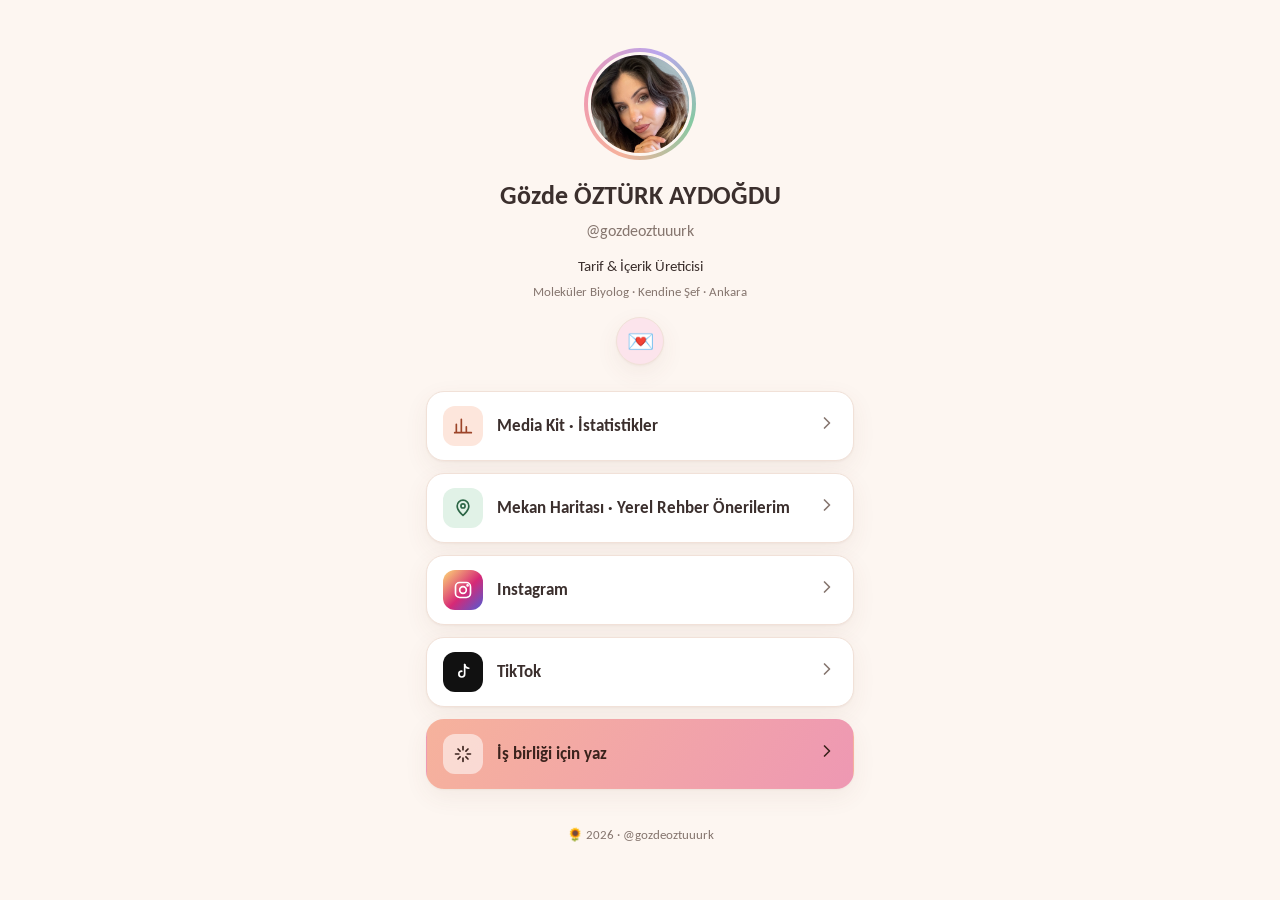
<file: index.html>
<!doctype html>
<html lang="tr" data-base=".">
<head>
  <meta charset="utf-8">
  <meta name="viewport" content="width=device-width, initial-scale=1">
  <title>Gözde ÖZTÜRK AYDOĞDU · @gozdeoztuuurk</title>
  <meta name="description" content="Tarif ve içerik üreticisi, moleküler biyolog. Media kit, mekan haritası ve iş birliği.">
  <meta property="og:title" content="Gözde ÖZTÜRK AYDOĞDU · @gozdeoztuuurk">
  <meta property="og:description" content="Tarif & İçerik Üreticisi · Moleküler Biyolog · Ankara">
  <meta property="og:image" content="assets/avatar.jpg">
  <meta name="theme-color" content="#fdf6f1">
  <link rel="icon" href="data:image/svg+xml,<svg xmlns='http://www.w3.org/2000/svg' viewBox='0 0 100 100'><text y='.9em' font-size='90'>🌻</text></svg>">
  <link rel="preconnect" href="https://fonts.googleapis.com">
  <link rel="preconnect" href="https://fonts.gstatic.com" crossorigin>
  <link href="https://fonts.googleapis.com/css2?family=Carlito:ital,wght@0,400;0,700;1,400&display=swap" rel="stylesheet">
  <link rel="stylesheet" href="assets/style.css?v=4">
</head>
<body>
  <main class="links-wrap">
    <header class="profile">
      <div class="avatar" id="avatar"><span></span></div>
      <h1 id="name">Gözde ÖZTÜRK AYDOĞDU</h1>
      <p class="handle" id="handle">@gozdeoztuuurk</p>
      <p class="tagline" id="tagline"></p>
      <p class="subline" id="subline"></p>
      <a class="mail-btn" id="mail" aria-label="E-posta gönder" title="E-posta gönder">💌</a>
    </header>
    <nav class="link-list" id="links" aria-label="Bağlantılar"></nav>
    <footer class="foot">🌻 <span id="year"></span> · <span id="foot-handle"></span></footer>
  </main>

  <script src="assets/common.js?v=4"></script>
  <script>
    (async () => {
      const { icons, esc } = Site;
      const site = await Site.json('site.json');

      Site.avatar(document.getElementById('avatar'), site);
      document.getElementById('name').textContent = site.name;
      document.getElementById('handle').textContent = '@' + site.handle;
      document.getElementById('tagline').textContent = site.tagline;
      document.getElementById('subline').textContent = site.subline;
      document.getElementById('year').textContent = new Date().getFullYear();
      document.getElementById('foot-handle').textContent = '@' + site.handle;
      document.getElementById('mail').href = `mailto:${site.email}`;

      const btn = ({ href, cls = '', chip, icon, title, sub, external }) => `
        <a class="link-btn ${cls}" href="${esc(href)}"${external ? ' target="_blank" rel="noopener"' : ''}>
          <span class="chip ${chip}">${icon}</span>
          <span class="txt"><span class="ttl">${esc(title)}</span>${sub ? `<span class="sub">${esc(sub)}</span>` : ''}</span>
          <span class="arr">${icons.arrow}</span>
        </a>`;

      // Order requested by Gözde: stats, map, socials, then the collab form last.
      const items = [
        { href: 'media-kit/', chip: 'sun', icon: icons.chart, title: 'Media Kit · İstatistikler' },
        { href: 'harita/', chip: 'leaf', icon: icons.pin, title: 'Mekan Haritası · Yerel Rehber Önerilerim' },
        ...site.socials.map((s) => ({
          href: s.url, external: true, chip: Site.platformChip[s.type] || 'plain',
          icon: icons[s.type] || icons.link, title: s.label,
        })),
        { href: 'is-birligi/', cls: 'primary', chip: '', icon: icons.spark, title: 'İş birliği için yaz' },
      ];
      document.getElementById('links').innerHTML = items.map(btn).join('');
    })();
  </script>
</body>
</html>
</file>
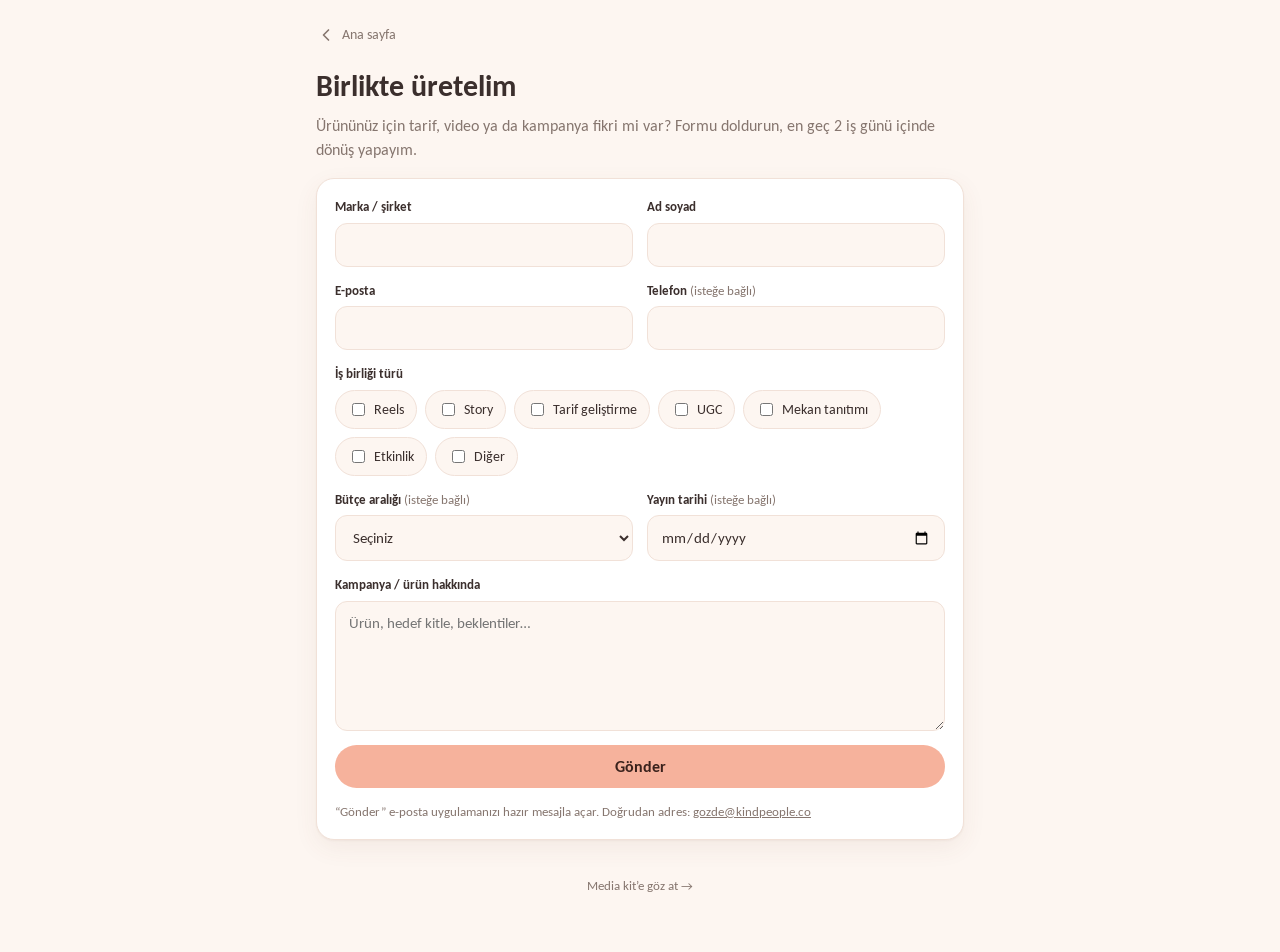
<file: is-birligi/index.html>
<!doctype html>
<html lang="tr" data-base="..">
<head>
  <meta charset="utf-8">
  <meta name="viewport" content="width=device-width, initial-scale=1">
  <title>İş Birliği · Gözde Öztürk Aydoğdu</title>
  <meta name="description" content="Markalar için iş birliği teklif formu: tarif geliştirme, Reels, story ve UGC.">
  <meta name="theme-color" content="#fdf6f1">
  <link rel="icon" href="data:image/svg+xml,<svg xmlns='http://www.w3.org/2000/svg' viewBox='0 0 100 100'><text y='.9em' font-size='90'>🌻</text></svg>">
  <link rel="preconnect" href="https://fonts.googleapis.com">
  <link rel="preconnect" href="https://fonts.gstatic.com" crossorigin>
  <link href="https://fonts.googleapis.com/css2?family=Carlito:ital,wght@0,400;0,700;1,400&display=swap" rel="stylesheet">
  <link rel="stylesheet" href="../assets/style.css?v=4">
</head>
<body>
  <main class="wrap" style="max-width:680px">
    <a class="back" href="../" id="back"></a>
    <header class="page-head">
      <h1>Birlikte üretelim</h1>
      <p>Ürününüz için tarif, video ya da kampanya fikri mi var? Formu doldurun, en geç 2 iş günü içinde dönüş yapayım.</p>
    </header>

    <div class="card" id="panel">
      <form class="form" id="form" novalidate>
        <div class="row">
          <div class="field">
            <label for="brand">Marka / şirket</label>
            <input id="brand" name="brand" required autocomplete="organization">
          </div>
          <div class="field">
            <label for="person">Ad soyad</label>
            <input id="person" name="person" required autocomplete="name">
          </div>
        </div>
        <div class="row">
          <div class="field">
            <label for="email">E-posta</label>
            <input id="email" name="email" type="email" required autocomplete="email">
          </div>
          <div class="field">
            <label for="phone">Telefon <span class="opt">(isteğe bağlı)</span></label>
            <input id="phone" name="phone" type="tel" autocomplete="tel">
          </div>
        </div>
        <div class="field">
          <label>İş birliği türü</label>
          <div class="types">
            <label><input type="checkbox" name="type" value="Reels"> Reels</label>
            <label><input type="checkbox" name="type" value="Story"> Story</label>
            <label><input type="checkbox" name="type" value="Tarif geliştirme"> Tarif geliştirme</label>
            <label><input type="checkbox" name="type" value="UGC"> UGC</label>
            <label><input type="checkbox" name="type" value="Mekan tanıtımı"> Mekan tanıtımı</label>
            <label><input type="checkbox" name="type" value="Etkinlik"> Etkinlik</label>
            <label><input type="checkbox" name="type" value="Diğer"> Diğer</label>
          </div>
        </div>
        <div class="row">
          <div class="field">
            <label for="budget">Bütçe aralığı <span class="opt">(isteğe bağlı)</span></label>
            <select id="budget" name="budget">
              <option value="">Seçiniz</option>
              <option>Ürün gönderimi / barter</option>
              <option>5.000 ₺ altı</option>
              <option>5.000 – 15.000 ₺</option>
              <option>15.000 – 30.000 ₺</option>
              <option>30.000 ₺ üzeri</option>
            </select>
          </div>
          <div class="field">
            <label for="date">Yayın tarihi <span class="opt">(isteğe bağlı)</span></label>
            <input id="date" name="date" type="date">
          </div>
        </div>
        <div class="field">
          <label for="message">Kampanya / ürün hakkında</label>
          <textarea id="message" name="message" required placeholder="Ürün, hedef kitle, beklentiler…"></textarea>
        </div>
        <p class="form-note" id="error" role="alert" style="color:var(--berry)" hidden></p>
        <button class="btn block" type="submit">Gönder</button>
        <p class="form-note" id="via"></p>
      </form>
    </div>
    <footer class="foot"><a href="../media-kit/">Media kit’e göz at →</a></footer>
  </main>

  <script src="../assets/common.js?v=4"></script>
  <script>
    (async () => {
      document.getElementById('back').innerHTML = `${Site.icons.back} Ana sayfa`;
      const site = await Site.json('site.json');
      const form = document.getElementById('form');
      const err = document.getElementById('error');
      // Without a form service the browser opens the visitor's mail app with the message filled in.
      document.getElementById('via').innerHTML = site.formEndpoint
        ? `Ya da doğrudan yazın: <a href="mailto:${Site.esc(site.email)}">${Site.esc(site.email)}</a>`
        : `“Gönder” e-posta uygulamanızı hazır mesajla açar. Doğrudan adres: <a href="mailto:${Site.esc(site.email)}">${Site.esc(site.email)}</a>`;

      form.addEventListener('submit', async (e) => {
        e.preventDefault();
        err.hidden = true;
        const fd = new FormData(form);
        const types = fd.getAll('type');
        const missing = ['brand', 'person', 'email', 'message'].filter((k) => !String(fd.get(k) || '').trim());
        if (missing.length || !form.email.checkValidity()) {
          err.textContent = missing.length ? 'Lütfen zorunlu alanları doldurun.' : 'E-posta adresi geçerli görünmüyor.';
          err.hidden = false;
          form[missing[0] || 'email'].focus();
          return;
        }
        const payload = {
          Marka: fd.get('brand'), 'Ad soyad': fd.get('person'), 'E-posta': fd.get('email'),
          Telefon: fd.get('phone') || '-', Tür: types.join(', ') || '-',
          Bütçe: fd.get('budget') || '-', 'Yayın tarihi': fd.get('date') || '-', Mesaj: fd.get('message'),
        };

        if (site.formEndpoint) {
          const btn = form.querySelector('button');
          btn.disabled = true; btn.textContent = 'Gönderiliyor…';
          try {
            const res = await fetch(site.formEndpoint, {
              method: 'POST', headers: { 'Content-Type': 'application/json', Accept: 'application/json' },
              body: JSON.stringify({ ...payload, _replyto: fd.get('email'), _subject: `İş birliği: ${fd.get('brand')}` }),
            });
            if (!res.ok) throw new Error();
          } catch {
            err.textContent = `Gönderilemedi. Lütfen ${site.email} adresine yazın.`;
            err.hidden = false; btn.disabled = false; btn.textContent = 'Gönder';
            return;
          }
        } else {
          const body = Object.entries(payload).map(([k, v]) => `${k}: ${v}`).join('\n');
          location.href = `mailto:${site.email}?subject=${encodeURIComponent(`İş birliği: ${fd.get('brand')}`)}&body=${encodeURIComponent(body)}`;
        }

        document.getElementById('panel').innerHTML = `
          <div class="success">
            <div style="font-size:40px">🌻</div>
            <h2>Teşekkürler!</h2>
            <p class="muted">${site.formEndpoint ? 'Mesajınız ulaştı, en kısa sürede dönüş yapacağım.' : 'E-posta uygulamanız açıldı; mesajı göndermeyi unutmayın.'}</p>
            <a class="btn ghost" href="../">Ana sayfaya dön</a>
          </div>`;
      });
    })();
  </script>
</body>
</html>
</file>
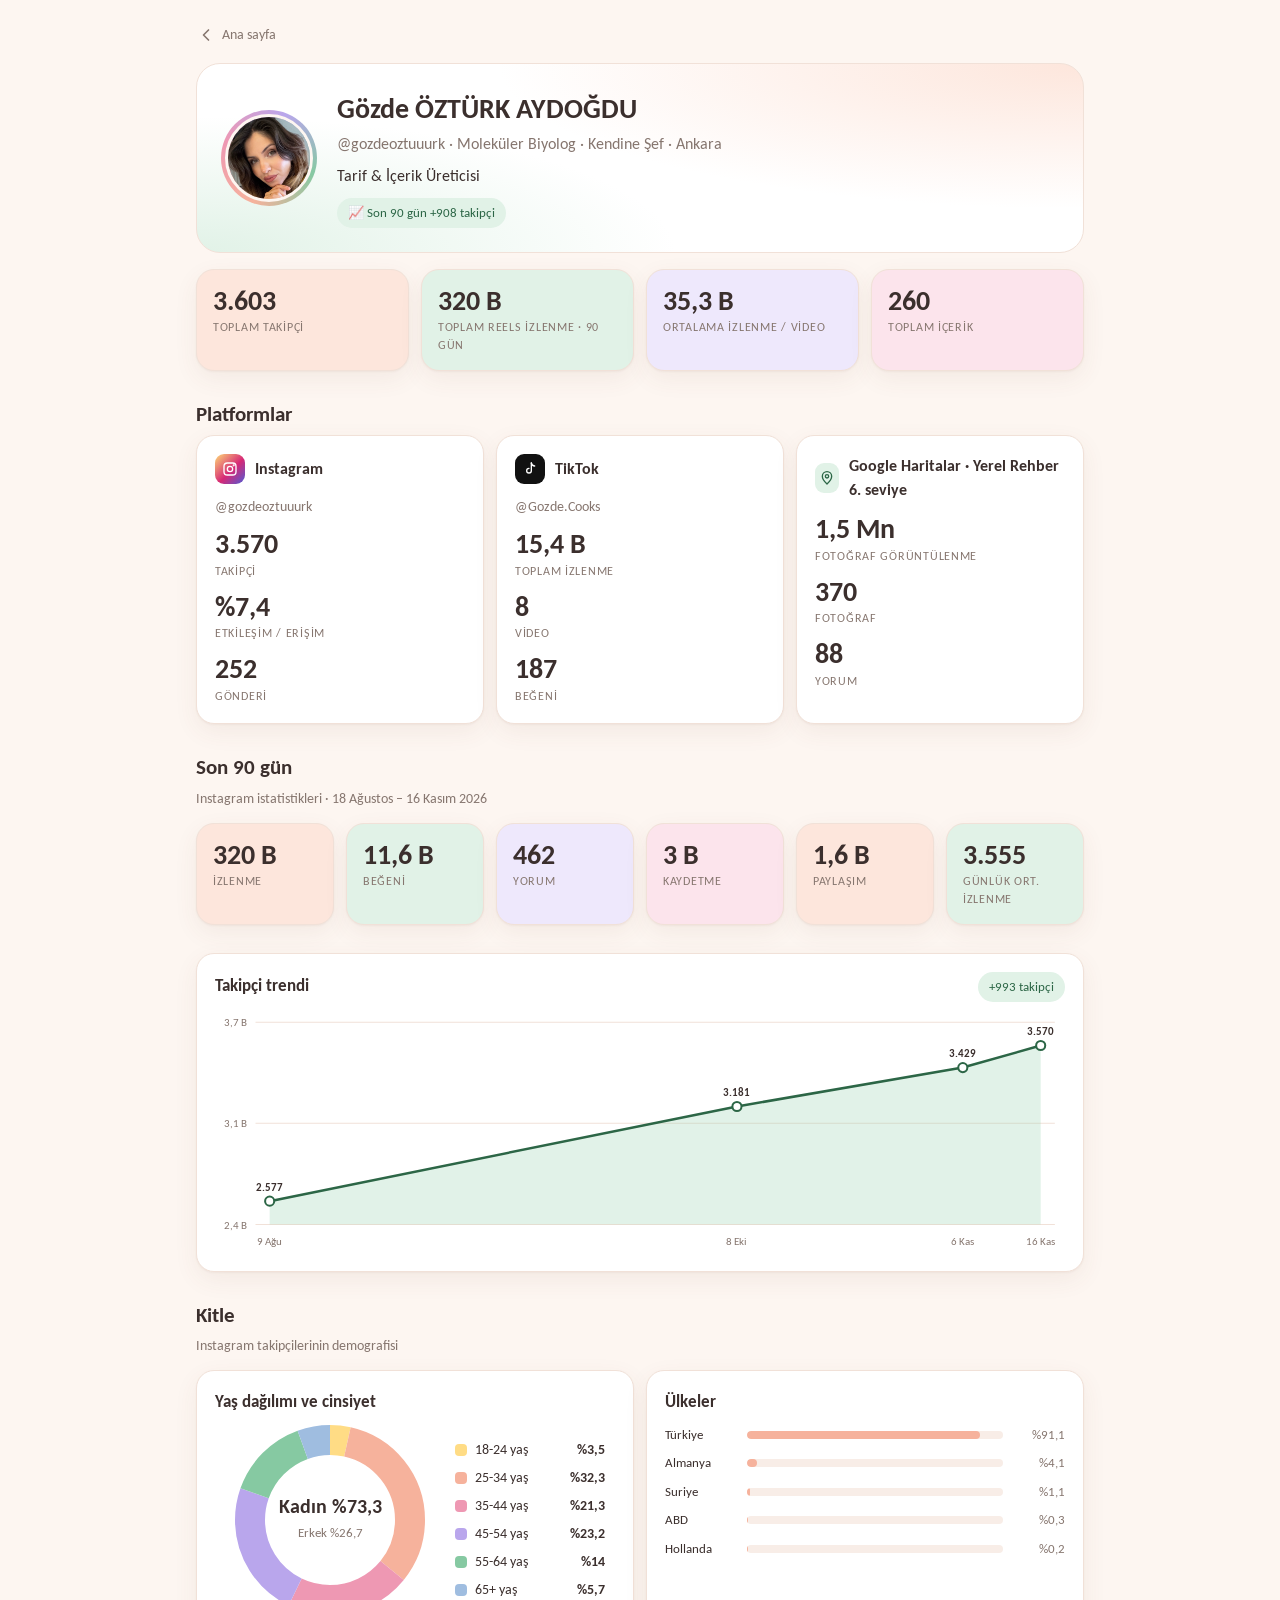
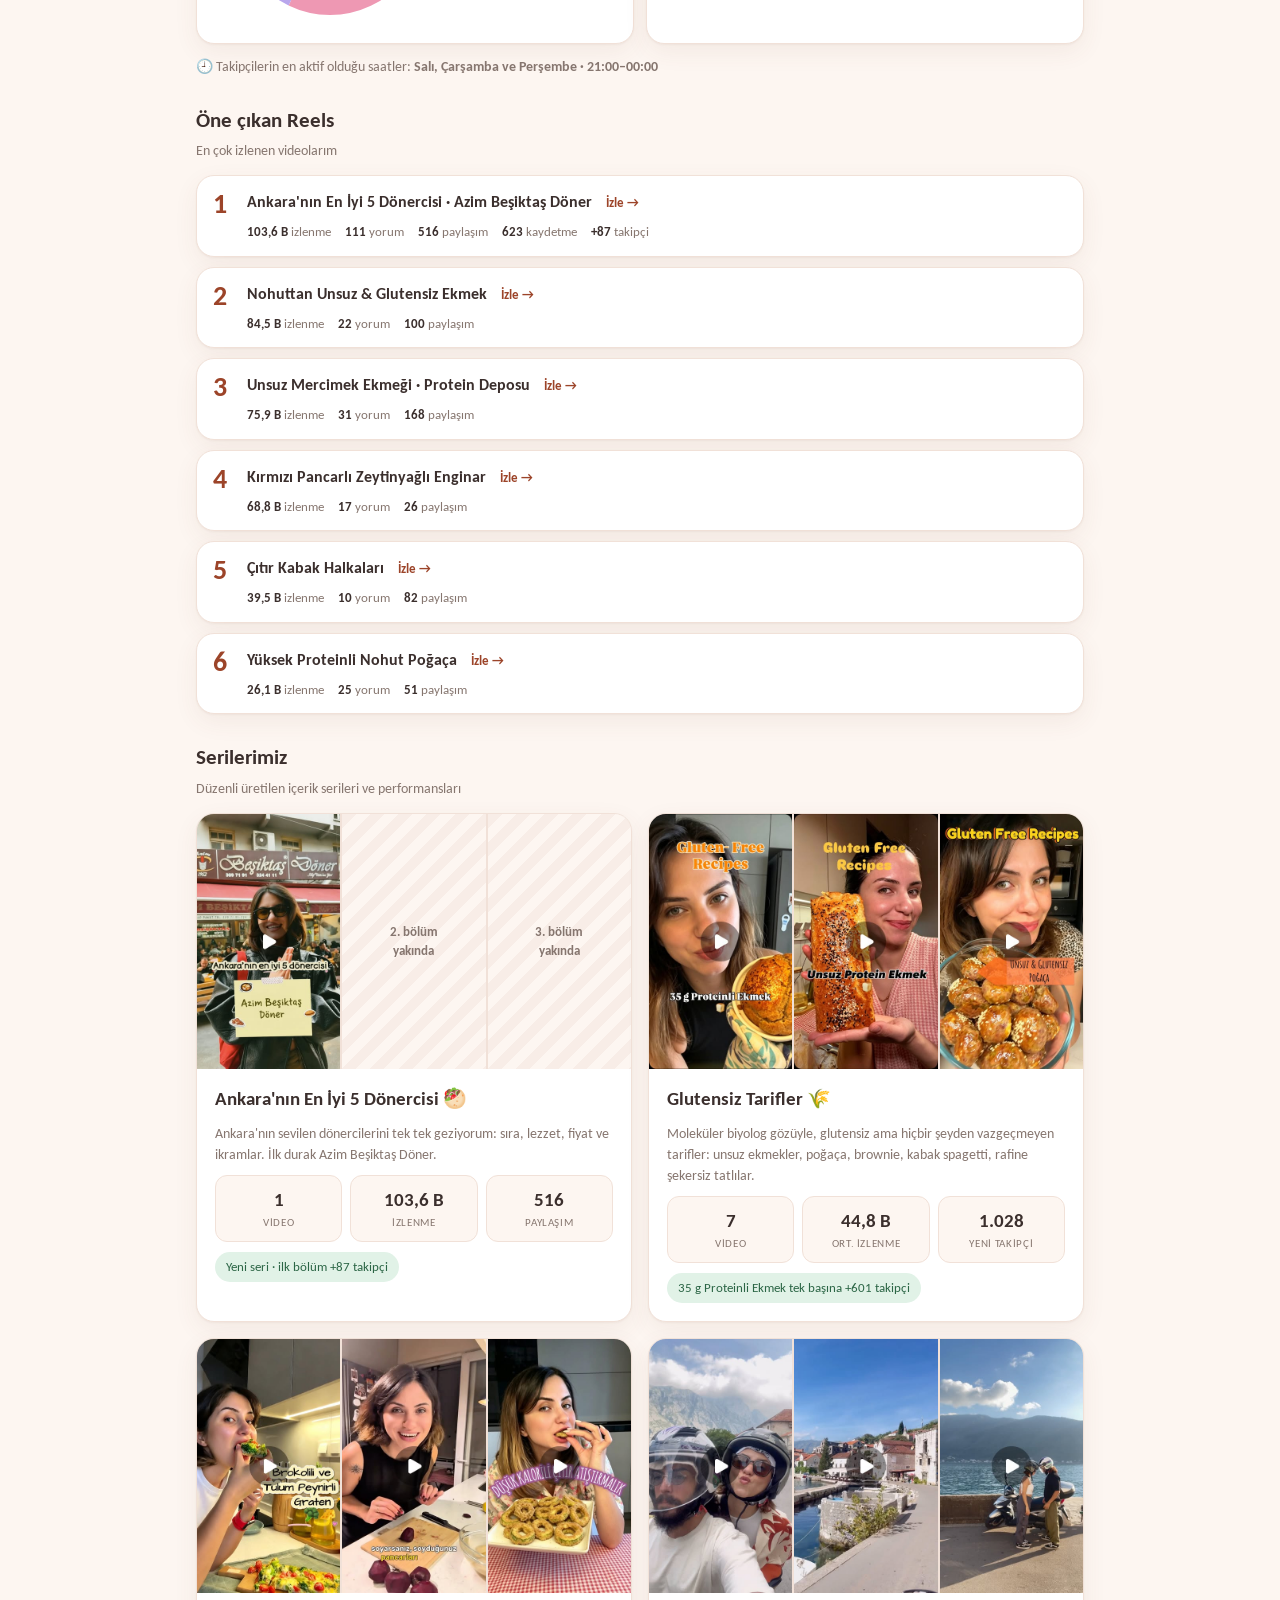
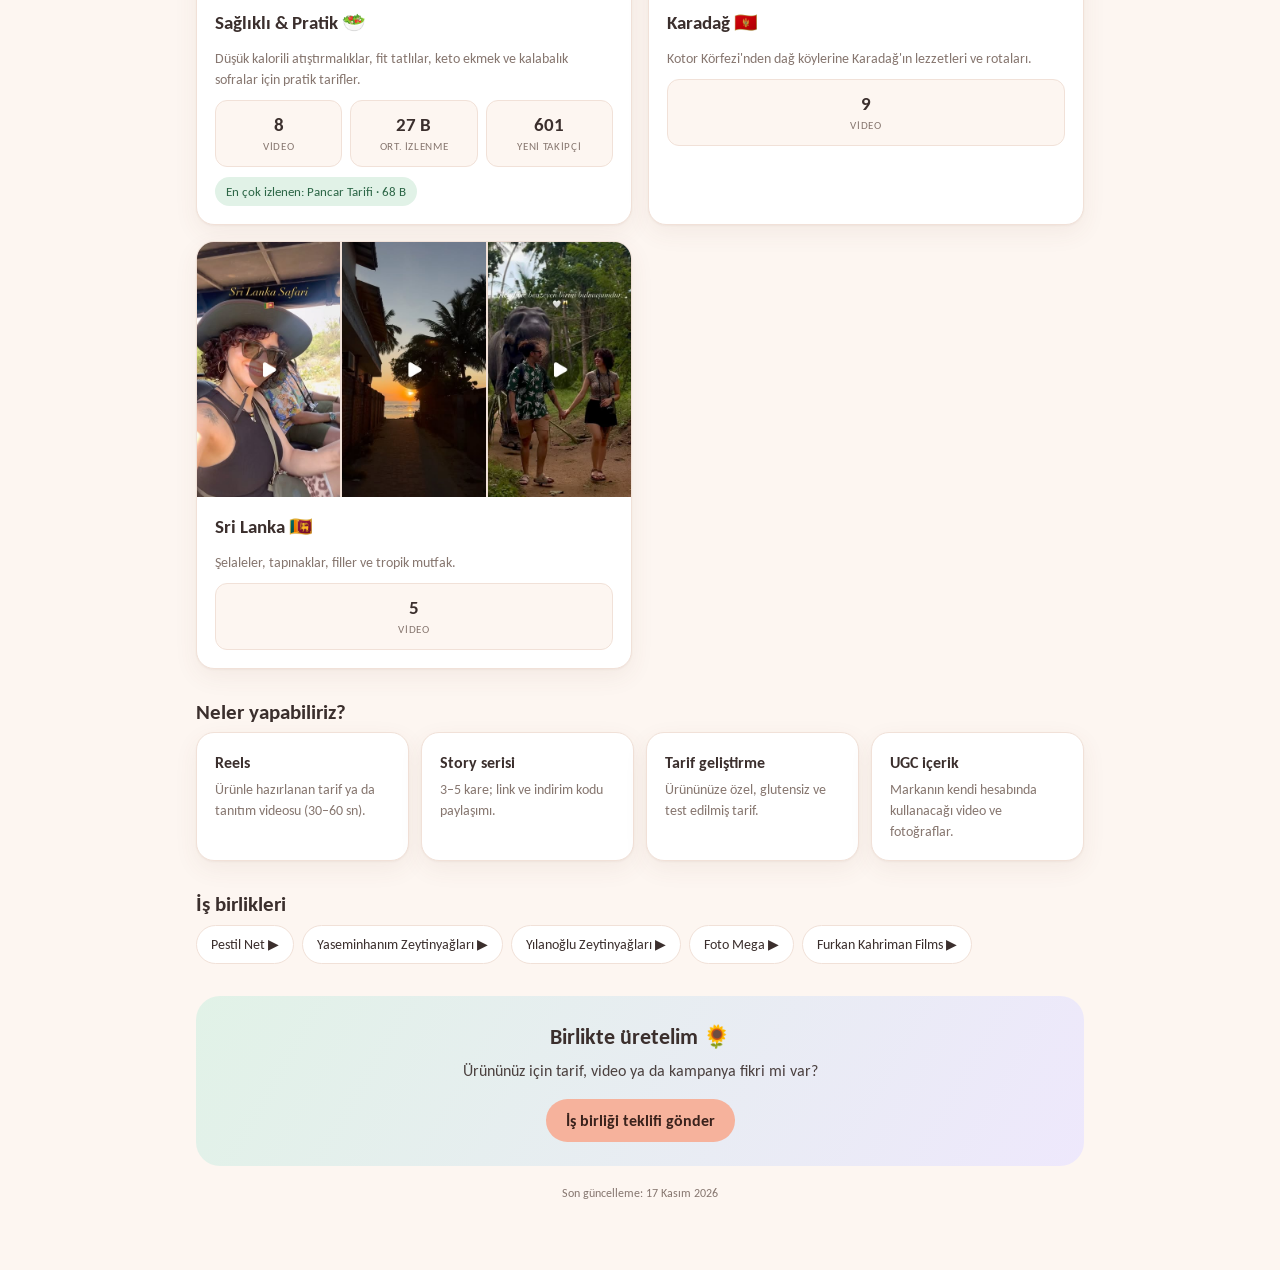
<file: media-kit/index.html>
<!doctype html>
<html lang="tr" data-base="..">
<head>
  <meta charset="utf-8">
  <meta name="viewport" content="width=device-width, initial-scale=1">
  <title>Media Kit · Gözde Öztürk Aydoğdu</title>
  <meta name="description" content="@gozdeoztuuurk media kit: takipçi, izlenme, etkileşim, kitle ve seri performansı.">
  <meta name="theme-color" content="#fdf6f1">
  <link rel="icon" href="data:image/svg+xml,<svg xmlns='http://www.w3.org/2000/svg' viewBox='0 0 100 100'><text y='.9em' font-size='90'>🌻</text></svg>">
  <link rel="preconnect" href="https://fonts.googleapis.com">
  <link rel="preconnect" href="https://fonts.gstatic.com" crossorigin>
  <link href="https://fonts.googleapis.com/css2?family=Carlito:ital,wght@0,400;0,700;1,400&display=swap" rel="stylesheet">
  <link rel="stylesheet" href="../assets/style.css?v=4">
</head>
<body>
  <main class="wrap" id="app">
    <a class="back" href="../"></a>
    <p class="muted">Yükleniyor…</p>
  </main>

  <script src="../assets/common.js?v=4"></script>
  <script>
    const MONTHS = ['Oca', 'Şub', 'Mar', 'Nis', 'May', 'Haz', 'Tem', 'Ağu', 'Eyl', 'Eki', 'Kas', 'Ara'];

    // Follower trend as a hand-built SVG line chart (no chart library needed for one series).
    // Width follows the container so axis labels stay readable on phones.
    function trendChart(points, width) {
      const W = Math.round(Math.max(300, Math.min(840, width))), H = Math.round(Math.min(240, W * 0.5)), L = 40, R = 10, T = 12, B = 28;
      const vals = points.map((p) => p.value);
      let min = Math.min(...vals), max = Math.max(...vals);
      const pad = (max - min) * 0.15 || max * 0.05;
      min = Math.max(0, min - pad); max += pad;
      // Points carry either `date` (YYYY-MM-DD) or `month` (YYYY-MM); x is proportional to time.
      const time = points.map((p) => new Date(p.date || `${p.month}-01`).getTime());
      const t0 = time[0], span = Math.max(1, time[time.length - 1] - t0);
      const xi = (i) => L + 14 + ((time[i] - t0) / span) * (W - L - R - 28);
      const y = (v) => T + (1 - (v - min) / (max - min)) * (H - T - B);
      const line = points.map((p, i) => `${i ? 'L' : 'M'}${xi(i).toFixed(1)},${y(p.value).toFixed(1)}`).join('');
      const area = `${line}L${xi(points.length - 1)},${H - B}L${xi(0)},${H - B}Z`;
      const ticks = [0, 0.5, 1].map((t) => min + (max - min) * t);
      const every = points.length > 8 ? 2 : 1;
      const few = points.length <= 6;
      const label = (p) => {
        const d = new Date(p.date || `${p.month}-01`);
        return p.date ? `${d.getDate()} ${MONTHS[d.getMonth()]}` : MONTHS[d.getMonth()];
      };
      return `
        <svg class="chart" viewBox="0 0 ${W} ${H}" role="img" aria-label="Takipçi trendi">
          ${ticks.map((t) => `<line class="grid" x1="${L}" x2="${W - R}" y1="${y(t)}" y2="${y(t)}"/><text class="axis" x="${L - 8}" y="${y(t) + 4}" text-anchor="end">${Site.compact(t)}</text>`).join('')}
          <path class="area" d="${area}"/>
          <path class="line" d="${line}"/>
          ${points.map((p, i) => `
            <circle class="dot" cx="${xi(i)}" cy="${y(p.value)}" r="${few ? 4.5 : 3.5}"><title>${label(p)}: ${Site.number(p.value)} takipçi</title></circle>
            ${few ? `<text class="axis val" x="${xi(i)}" y="${y(p.value) - 10}" text-anchor="middle">${Site.number(p.value)}</text>` : ''}
            ${i % every === (points.length - 1) % every ? `<text class="axis" x="${xi(i)}" y="${H - 8}" text-anchor="middle">${label(p)}</text>` : ''}`).join('')}
        </svg>`;
    }

    const statGrid = (items, cls = '') => `<div class="stat-grid ${cls}">${items.map((m) => `
      <div class="stat"><span class="v">${Site.esc(m.display ?? Site.format(m.value, m.type))}</span><span class="l">${Site.esc(m.label)}</span></div>`).join('')}</div>`;

    // Each stat in its own pastel box.
    const boxGrid = (items, cls = '') => `<div class="box-grid ${cls}">${items.map((m) => `
      <div class="box stat"><span class="v">${Site.esc(m.display ?? Site.format(m.value, m.type))}</span><span class="l">${Site.esc(m.label)}</span></div>`).join('')}</div>`;

    // Age distribution as a donut; gender split sits in the middle.
    const AGE_COLORS = ['var(--butter)', 'var(--sun)', 'var(--berry)', 'var(--lav)', 'var(--leaf)', '#9fbde0'];
    function ageDonut(a) {
      const R = 80, C = 2 * Math.PI * R, total = a.ages.reduce((t, x) => t + x.pct, 0);
      let off = 0;
      const arcs = a.ages.map((x, i) => {
        const len = (x.pct / total) * C;
        const arc = `<circle r="${R}" cx="105" cy="105" fill="none" stroke="${AGE_COLORS[i % AGE_COLORS.length]}" stroke-width="30"
          stroke-dasharray="${len.toFixed(2)} ${(C - len).toFixed(2)}" stroke-dashoffset="${(-off).toFixed(2)}" transform="rotate(-90 105 105)"><title>${Site.esc(x.range)}: ${Site.pct(x.pct)}</title></circle>`;
        off += len;
        return arc;
      }).join('');
      return `
        <div class="donut-wrap">
          <svg class="donut" viewBox="0 0 210 210" role="img" aria-label="Yaş dağılımı ve cinsiyet">
            ${arcs}
            <text class="c-big" x="105" y="98" text-anchor="middle">Kadın ${Site.pct(a.female)}</text>
            <text class="c-small" x="105" y="122" text-anchor="middle">Erkek ${Site.pct(a.male)}</text>
          </svg>
          <div class="donut-legend">${a.ages.map((x, i) => `
            <span><i style="background:${AGE_COLORS[i % AGE_COLORS.length]}"></i>${Site.esc(x.range)} yaş<b>${Site.pct(x.pct)}</b></span>`).join('')}
          </div>
        </div>`;
    }

    const bars = (rows, labelKey) => `<div class="bars">${rows.map((r) => `
      <div class="bar-row"><span>${Site.esc(r[labelKey])}</span>
        <span class="track"><span class="fill" style="width:${Math.min(100, r.pct)}%"></span></span>
        <span class="pct">${Site.pct(r.pct)}</span></div>`).join('')}</div>`;

    (async () => {
      const { esc, icons } = Site;
      const app = document.getElementById('app');
      const [site, s] = await Promise.all([Site.json('site.json'), Site.json('stats.json')]);
      const a = s.audience;
      const hist = s.followerHistory || [];
      const trendGain = hist.length > 1 ? hist[hist.length - 1].value - hist[0].value : 0;
      const updated = new Date(s.updated).toLocaleDateString('tr-TR', { day: 'numeric', month: 'long', year: 'numeric' });

      app.innerHTML = `
        <a class="back" href="../">${icons.back} Ana sayfa</a>
        ${s.sample ? Site.sampleBanner('Takipçi ve gönderi sayısı dışındaki rakamlar yer tutucudur. Instagram Insights’tan güncelleyip <code>stats.json</code> içinde <code>"sample": false</code> yapınca bu uyarı kalkar.') : ''}

        <header class="mk-hero">
          <div class="avatar" id="avatar"><span></span></div>
          <div>
            <h1>${esc(site.name)}</h1>
            <p class="handle">@${esc(site.handle)} · ${esc(site.subline)}</p>
            <p class="tagline">${esc(site.tagline)}</p>
            ${s.growth30 || s.growth90 ? `<span class="pill leaf">📈 ${[s.growth30 && `Son 30 gün +${Site.number(s.growth30)}`, s.growth90 && `Son 90 gün +${Site.number(s.growth90)}`].filter(Boolean).join(' · ')} takipçi</span>` : ''}
          </div>
        </header>

        <div class="headline">${boxGrid(s.headline)}</div>

        <section class="section">
          <h2>Platformlar</h2>
          <div class="platforms">${s.platforms.map((p) => `
            <div class="card">
              <a class="platform-head" href="${esc(p.url)}" target="_blank" rel="noopener">
                <span class="chip ${Site.platformChip[p.id] || 'plain'}">${icons[p.id] || icons.link}</span>${esc(p.name)}
              </a>
              ${p.handle ? `<p class="platform-handle">${esc(p.handle)}</p>` : ''}
              ${p.metrics?.length ? `<div style="margin-top:12px">${statGrid(p.metrics)}</div>` : ''}
            </div>`).join('')}
          </div>
        </section>

        ${s.last90?.length ? `
        <section class="section">
          <h2>Son 90 gün</h2>
          <p class="lead">Instagram istatistikleri${s.period ? ` · ${esc(s.period)}` : ''}</p>
          ${boxGrid(s.last90, 'small')}
        </section>` : ''}

        ${hist.length > 1 ? `
        <section class="section">
          <div class="card">
            <div class="chart-head">
              <h3>Takipçi trendi</h3>
              <span class="pill leaf">+${Site.number(trendGain)} takipçi${hist[0].date ? '' : ` · son ${hist.length} ay`}</span>
            </div>
            ${trendChart(hist, app.clientWidth - 70)}
          </div>
        </section>` : ''}

        <section class="section">
          <h2>Kitle</h2>
          <p class="lead">Instagram takipçilerinin demografisi</p>
          <div class="aud-grid">
            <div class="card"><h3>Yaş dağılımı ve cinsiyet</h3>${ageDonut(a)}</div>
            ${a.cities?.length ? `<div class="card"><h3>${esc(a.locationsTitle || 'Şehirler')}</h3>${bars(a.cities, 'name')}</div>` : ''}
          </div>
          ${a.activeHours ? `<p class="lead" style="margin-top:12px">🕘 Takipçilerin en aktif olduğu saatler: <b>${esc(a.activeHours)}</b></p>` : ''}
        </section>

        ${s.topReels?.length ? `
        <section class="section">
          <h2>Öne çıkan Reels</h2>
          <p class="lead">En çok izlenen videolarım</p>
          <div class="reel-list">${s.topReels.map((r, i) => `
            <article class="card reel">
              <span class="rank">${i + 1}</span>
              <div class="reel-body">
                <h3>${esc(r.title)}</h3>
                ${r.tag ? `<span class="tag">${esc(r.tag)}</span>` : ''}
                ${r.url ? `<a class="watch" href="${esc(r.url)}" target="_blank" rel="noopener">İzle →</a>` : ''}
                ${r.views != null ? `<div class="reel-stats">
                  <span><b>${Site.compact(r.views)}</b> izlenme</span>
                  ${r.comments != null ? `<span><b>${Site.number(r.comments)}</b> yorum</span>` : ''}
                  ${r.shares != null ? `<span><b>${Site.number(r.shares)}</b> paylaşım</span>` : ''}
                  ${r.saves != null ? `<span><b>${Site.number(r.saves)}</b> kaydetme</span>` : ''}
                  ${r.follows != null ? `<span><b>+${Site.number(r.follows)}</b> takipçi</span>` : ''}
                </div>` : ''}
              </div>
            </article>`).join('')}
          </div>
        </section>` : ''}

        <section class="section">
          <h2>Serilerimiz</h2>
          <p class="lead">Düzenli üretilen içerik serileri ve performansları</p>
          <div class="series-grid">${s.series.map((x) => `
            <article class="series-card">
              ${x.covers?.length ? `<div class="covers">${x.covers.map((c) => `
                <a href="${esc(c.url)}" target="_blank" rel="noopener"><img src="../${esc(c.image)}" alt="${esc(x.title)} videosu" loading="lazy"></a>`).join('')}
                ${Array.from({ length: Math.min(x.upcoming || 0, 3 - x.covers.length) }, (_, i) => `<span class="soon">${x.covers.length + i + 1}. bölüm<br>yakında</span>`).join('')}
              </div>` : ''}
              <div class="series-body">
                <h3>${esc(x.title)} <span>${esc(x.emoji || '')}</span></h3>
                <p>${esc(x.description)}</p>
                ${x.metrics?.length ? `<div class="series-stats">${x.metrics.map((m) => `
                  <div><b>${esc(m.display ?? Site.format(m.value, m.type))}</b><span>${esc(m.label)}</span></div>`).join('')}</div>` : ''}
                ${x.badge ? `<span class="pill leaf">${esc(x.badge)}</span>` : ''}
              </div>
            </article>`).join('')}
          </div>
        </section>

        ${s.services?.length ? `
        <section class="section">
          <h2>Neler yapabiliriz?</h2>
          <div class="services">${s.services.map((x) => `
            <div class="card"><h3>${esc(x.title)}</h3><p>${esc(x.desc)}</p></div>`).join('')}
          </div>
        </section>` : ''}

        ${s.brands?.length || s.collabs?.length ? `
        <section class="section">
          <h2>İş birlikleri</h2>
          <div class="brand-list">
            ${(s.collabs || []).map((c) => `<a href="${esc(c.url)}" target="_blank" rel="noopener">${esc(c.name)} ▶</a>`).join('')}
            ${(s.brands || []).map((b) => `<span>${esc(b)}</span>`).join('')}
          </div>
        </section>` : ''}

        <div class="cta">
          <h2>Birlikte üretelim 🌻</h2>
          <p>Ürününüz için tarif, video ya da kampanya fikri mi var?</p>
          <a class="btn" href="../is-birligi/">İş birliği teklifi gönder</a>
        </div>

        <p class="updated">Son güncelleme: ${updated}</p>
      `;
      Site.avatar(document.getElementById('avatar'), site);
    })().catch((e) => {
      document.getElementById('app').innerHTML = `<a class="back" href="../">← Ana sayfa</a><p class="empty">Veri yüklenemedi: ${Site.esc(e.message)}</p>`;
    });
  </script>
</body>
</html>
</file>
<file: assets/style.css>
:root {
  /* Pastel palette: peach (sun), sage (leaf), rose (berry), lavender (lav). */
  --bg: #fdf6f1;
  --surface: #ffffff;
  --surface-2: #f8ede7;
  --ink: #3b2f2d;
  --muted: #86766f;
  --line: #f1e1d8;
  --sun: #f6b29c;
  --sun-soft: #fde6dc;
  --sun-ink: #9c4429;
  --leaf: #86c9a2;
  --leaf-soft: #e1f2e7;
  --leaf-ink: #2c6646;
  --berry: #ee98b3;
  --berry-soft: #fce4ec;
  --lav: #b9a6ec;
  --lav-soft: #eee8fc;
  --lav-ink: #57419e;
  --butter: #ffdc85;
  --on-accent: #3a221c;
  --shadow: 0 1px 2px rgba(120, 70, 50, .05), 0 8px 24px rgba(120, 70, 50, .07);
  --radius: 18px;
  --serif: "Carlito", Calibri, "Segoe UI", sans-serif;
  --sans: "Carlito", Calibri, "Segoe UI", -apple-system, BlinkMacSystemFont, sans-serif;
  color-scheme: light;
}

@media (prefers-color-scheme: dark) {
  :root {
    --bg: #1f1a1e;
    --surface: #2a2329;
    --surface-2: #352c34;
    --ink: #f7ecef;
    --muted: #bfaeb4;
    --line: #40353e;
    --sun: #f4a88f;
    --sun-soft: #46302a;
    --sun-ink: #ffc7b4;
    --leaf: #8fd1a9;
    --leaf-soft: #233a2d;
    --leaf-ink: #b5e6c8;
    --berry: #f3a5bd;
    --berry-soft: #45283a;
    --lav: #c4b2f2;
    --lav-soft: #342c4a;
    --lav-ink: #d9ceff;
    --butter: #f5d37d;
    --shadow: 0 1px 2px rgba(0, 0, 0, .3), 0 8px 24px rgba(0, 0, 0, .25);
    color-scheme: dark;
  }
}

* { box-sizing: border-box; }
html { -webkit-text-size-adjust: 100%; }
body {
  margin: 0;
  background: var(--bg);
  color: var(--ink);
  font: 16px/1.5 var(--sans);
  -webkit-font-smoothing: antialiased;
}
a { color: inherit; }
img { max-width: 100%; display: block; }
h1, h2, h3 { font-family: var(--serif); font-weight: 700; letter-spacing: 0; margin: 0; }
.muted { color: var(--muted); }
.wrap { max-width: 920px; margin: 0 auto; padding: 24px 16px 56px; }
.back { display: inline-flex; gap: 6px; align-items: center; text-decoration: none; color: var(--muted); font-size: 14px; margin-bottom: 18px; }
.back:hover { color: var(--ink); }
.foot { text-align: center; font-size: 13px; color: var(--muted); margin-top: 36px; }
.foot a { text-decoration: none; }
.icon { width: 20px; height: 20px; flex: none; }

/* Sample-data banner */
.sample-banner {
  background: var(--sun-soft); color: var(--sun-ink);
  border: 1px dashed var(--sun); border-radius: 12px;
  padding: 10px 14px; font-size: 13px; margin-bottom: 16px;
}

/* ---------- Avatar ---------- */
.avatar {
  width: 112px; height: 112px; border-radius: 50%;
  padding: 4px; background: conic-gradient(from 200deg, var(--sun), var(--berry), var(--lav), var(--leaf), var(--sun));
  flex: none;
}
.avatar > * {
  width: 100%; height: 100%; border-radius: 50%; object-fit: cover;
  border: 3px solid var(--bg); background: var(--surface-2);
  display: grid; place-items: center;
  font-family: var(--serif); font-size: 36px; color: var(--sun-ink);
}

/* ---------- Link page ---------- */
.links-wrap { max-width: 460px; margin: 0 auto; padding: 48px 16px 40px; }
.profile { text-align: center; display: flex; flex-direction: column; align-items: center; gap: 4px; margin-bottom: 26px; }
.profile h1 { font-size: 26px; margin-top: 12px; }
.profile .handle { color: var(--muted); margin: 0; }
.profile .tagline { margin: 8px 0 0; font-size: 15px; }
.profile .subline { margin: 0; font-size: 13px; color: var(--muted); }
.link-list { display: flex; flex-direction: column; gap: 12px; }
.link-btn {
  display: flex; align-items: center; gap: 14px;
  padding: 14px 16px; border-radius: var(--radius);
  background: var(--surface); border: 1px solid var(--line);
  text-decoration: none; box-shadow: var(--shadow);
  transition: transform .15s ease, border-color .15s ease;
}
.link-btn:hover { transform: translateY(-1px); border-color: var(--sun); }
.link-btn .ttl { font-size: 17px; }
.link-btn .chip { width: 40px; height: 40px; border-radius: 12px; display: grid; place-items: center; flex: none; }
.link-btn .txt { display: flex; flex-direction: column; min-width: 0; flex: 1; }
.link-btn .ttl { font-weight: 600; }
.link-btn .sub { font-size: 13px; color: var(--muted); }
.link-btn .arr { color: var(--muted); }
.chip.sun { background: var(--sun-soft); color: var(--sun-ink); }
.chip.leaf { background: var(--leaf-soft); color: var(--leaf-ink); }
.chip.ig { background: linear-gradient(135deg, #feda75, #d62976 55%, #4f5bd5); color: #fff; }
.chip.yt { background: #e62117; color: #fff; }
.chip.tt { background: #111; color: #fff; }
.chip.plain { background: var(--surface-2); color: var(--ink); }
.chip.lav { background: var(--lav-soft); color: var(--lav-ink); }
.link-btn.primary { background: linear-gradient(120deg, var(--sun), var(--berry)); border-color: transparent; color: var(--on-accent); }
.link-btn.primary .sub, .link-btn.primary .arr { color: var(--on-accent); }
.link-btn.primary .chip { background: rgba(255, 255, 255, .55); color: var(--on-accent); }
.mail-btn {
  width: 48px; height: 48px; margin-top: 12px; border-radius: 50%;
  display: grid; place-items: center; font-size: 22px; text-decoration: none;
  background: var(--berry-soft); border: 1px solid var(--line); box-shadow: var(--shadow);
  transition: transform .15s ease;
}
.mail-btn:hover { transform: translateY(-1px) scale(1.04); }

/* ---------- Cards & stat grids ---------- */
.card { background: var(--surface); border: 1px solid var(--line); border-radius: var(--radius); box-shadow: var(--shadow); padding: 18px; }
.section { margin-top: 28px; }
.section > h2 { font-size: 21px; margin-bottom: 4px; }
.section > .lead { color: var(--muted); margin: 0 0 14px; font-size: 14px; }
.stat-grid { display: grid; grid-template-columns: repeat(auto-fit, minmax(130px, 1fr)); gap: 12px; }
.stat-grid.tight { grid-template-columns: repeat(auto-fit, minmax(88px, 1fr)); }
.stat { display: flex; flex-direction: column; gap: 2px; }
.stat .v { font-family: var(--serif); font-size: 28px; font-weight: 700; line-height: 1.1; }
.stat .l { font-size: 12px; text-transform: uppercase; letter-spacing: .06em; color: var(--muted); }

/* ---------- Media kit ---------- */
.mk-hero {
  display: flex; gap: 20px; align-items: center; flex-wrap: wrap;
  padding: 24px; border-radius: 24px;
  background:
    radial-gradient(120% 140% at 100% 0%, var(--sun-soft) 0%, transparent 55%),
    radial-gradient(90% 120% at 0% 100%, var(--leaf-soft) 0%, transparent 60%),
    var(--surface);
  border: 1px solid var(--line);
}
.mk-hero .avatar { width: 96px; height: 96px; }
.mk-hero h1 { font-size: 28px; }
.mk-hero .handle { color: var(--muted); margin: 2px 0 8px; }
.mk-hero .tagline { margin: 0 0 10px; }
.pill { display: inline-flex; align-items: center; gap: 6px; padding: 5px 11px; border-radius: 999px; font-size: 13px; font-weight: 500; }
.pill.leaf { background: var(--leaf-soft); color: var(--leaf-ink); }
.pill.sun { background: var(--sun-soft); color: var(--sun-ink); }
.headline { margin-top: 16px; }
.platform-head { display: flex; align-items: center; gap: 10px; margin-bottom: 12px; font-weight: 600; text-decoration: none; }
.platform-head .chip { width: 30px; height: 30px; border-radius: 9px; display: grid; place-items: center; }
.platform-head .chip .icon { width: 16px; height: 16px; }
.platforms { display: grid; grid-template-columns: repeat(auto-fit, minmax(260px, 1fr)); gap: 12px; }

.chart { width: 100%; height: auto; display: block; }
.chart .grid { stroke: var(--line); stroke-width: 1; }
.chart .axis { fill: var(--muted); font: 11px var(--sans); }
.chart .line { fill: none; stroke: var(--leaf-ink); stroke-width: 2.5; stroke-linejoin: round; stroke-linecap: round; }
.chart .area { fill: var(--leaf); opacity: .25; }
.chart .dot { fill: var(--surface); stroke: var(--leaf-ink); stroke-width: 2; }
.chart-head { display: flex; justify-content: space-between; align-items: baseline; gap: 12px; flex-wrap: wrap; margin-bottom: 8px; }
.chart-head h3 { font-size: 17px; }

.aud-grid { display: grid; grid-template-columns: repeat(auto-fit, minmax(260px, 1fr)); gap: 12px; }
.gender-bar { display: flex; height: 12px; border-radius: 999px; overflow: hidden; margin: 12px 0 10px; background: var(--surface-2); }
.gender-bar span:first-child { background: var(--berry); }
.gender-bar span:last-child { background: var(--leaf); }
.legend { display: flex; gap: 16px; font-size: 13px; color: var(--muted); }
.legend i { display: inline-block; width: 10px; height: 10px; border-radius: 3px; margin-right: 6px; vertical-align: -1px; }
.bars { display: flex; flex-direction: column; gap: 9px; margin-top: 10px; }
.bar-row { display: grid; grid-template-columns: 72px 1fr 52px; align-items: center; gap: 10px; font-size: 13px; }
.bar-row .track { height: 8px; background: var(--surface-2); border-radius: 999px; overflow: hidden; }
.bar-row .track, .bar-row .fill { display: block; }
.bar-row .fill { height: 100%; background: var(--sun); border-radius: 999px; }
.bar-row .pct { text-align: right; color: var(--muted); font-variant-numeric: tabular-nums; }
.card h3 { font-size: 17px; }

.series-grid { display: grid; grid-template-columns: repeat(auto-fit, minmax(300px, 1fr)); gap: 16px; }
.series-card { background: var(--surface); border: 1px solid var(--line); border-radius: var(--radius); box-shadow: var(--shadow); overflow: hidden; display: flex; flex-direction: column; }
.series-card .covers { display: grid; grid-template-columns: repeat(3, 1fr); gap: 2px; background: var(--line); }
.series-card .covers a { display: block; aspect-ratio: 9 / 16; overflow: hidden; background: var(--surface-2); }
.series-card .covers img { width: 100%; height: 100%; object-fit: cover; transition: transform .25s ease; }
.series-card .covers .soon { aspect-ratio: 9 / 16; display: grid; place-items: center; text-align: center; font-size: 13px; font-weight: 700; color: var(--muted); background: repeating-linear-gradient(135deg, var(--surface-2) 0 10px, var(--bg) 10px 20px); }
.series-card .covers a:hover img { transform: scale(1.04); }
.series-body { padding: 16px 18px 18px; display: flex; flex-direction: column; gap: 10px; flex: 1; }
.series-body h3 { font-size: 19px; }
.series-body p { color: var(--muted); font-size: 14px; margin: 0; }
.series-stats { display: grid; grid-template-columns: repeat(auto-fit, minmax(80px, 1fr)); gap: 8px; }
.series-stats div { display: flex; flex-direction: column; align-items: center; padding: 10px 6px; border: 1px solid var(--line); border-radius: 12px; background: var(--bg); }
.series-stats b { font-size: 19px; }
.series-stats span { font-size: 11px; text-transform: uppercase; letter-spacing: .06em; color: var(--muted); text-align: center; }
.series-body .pill { align-self: flex-start; }

.brand-list { display: flex; flex-wrap: wrap; gap: 8px; }
.chart .val { fill: var(--ink); font-weight: 600; }
.reel-list { display: grid; gap: 10px; }
.reel { display: flex; gap: 14px; align-items: flex-start; padding: 14px 16px; }
.reel .rank { font-family: var(--serif); font-size: 28px; font-weight: 700; color: var(--sun-ink); line-height: 1; min-width: 20px; }
.reel-body { flex: 1; min-width: 0; }
.reel-body h3 { font-size: 16px; display: inline; margin-right: 8px; }
.reel-body .tag { display: inline-block; white-space: nowrap; vertical-align: 2px; }
.reel-stats { display: flex; flex-wrap: wrap; gap: 4px 14px; margin-top: 8px; font-size: 13px; color: var(--muted); }
.reel-stats b { color: var(--ink); font-weight: 600; }
.brand-list a { text-decoration: none; }
.brand-list span, .brand-list a { padding: 8px 14px; border-radius: 999px; background: var(--surface); border: 1px solid var(--line); font-size: 14px; }
.services { display: grid; grid-template-columns: repeat(auto-fit, minmax(200px, 1fr)); gap: 12px; }
.services .card h3 { font-size: 16px; margin-bottom: 4px; }
.services .card p { margin: 0; font-size: 14px; color: var(--muted); }

.cta {
  margin-top: 32px; padding: 24px; border-radius: 24px; text-align: center;
  background: linear-gradient(120deg, var(--leaf-soft), var(--lav-soft)); color: var(--ink);
}
.cta h2 { font-size: 22px; }
.cta p { margin: 6px 0 16px; opacity: .9; }
.btn {
  display: inline-flex; align-items: center; justify-content: center; gap: 8px;
  padding: 12px 20px; border-radius: 999px; border: 0; cursor: pointer;
  font: 700 16px var(--sans); text-decoration: none;
  background: var(--sun); color: var(--on-accent);
}
.btn:hover { filter: brightness(1.05); }
.btn.block { width: 100%; }
.btn.ghost { background: var(--surface); color: var(--ink); border: 1px solid var(--line); }
.updated { text-align: center; font-size: 12px; color: var(--muted); margin-top: 18px; }

/* ---------- Map page ---------- */
.page-head h1 { font-size: 30px; }
.page-head p { color: var(--muted); margin: 6px 0 16px; }
#map {
  height: 380px; border-radius: var(--radius); border: 1px solid var(--line);
  box-shadow: var(--shadow); margin-bottom: 14px; z-index: 0;
}
.search {
  display: flex; align-items: center; gap: 10px;
  background: var(--surface); border: 1px solid var(--line); border-radius: 14px;
  padding: 0 14px; margin-bottom: 10px;
}
.search input { flex: 1; border: 0; background: transparent; color: var(--ink); font: 15px var(--sans); padding: 13px 0; outline: none; min-width: 0; }
.filters { display: flex; gap: 8px; overflow-x: auto; padding-bottom: 6px; margin-bottom: 14px; scrollbar-width: none; }
.filters::-webkit-scrollbar { display: none; }
.filter {
  flex: none; padding: 7px 13px; border-radius: 999px; cursor: pointer;
  background: var(--surface); border: 1px solid var(--line); color: var(--ink);
  font: 500 13px var(--sans);
}
.filter[aria-pressed="true"] { background: var(--ink); color: var(--bg); border-color: var(--ink); }
.filter.gf[aria-pressed="true"] { background: var(--leaf); border-color: var(--leaf); color: var(--on-accent); }
.series-list { display: flex; flex-direction: column; gap: 10px; }
details.group { background: var(--surface); border: 1px solid var(--line); border-radius: var(--radius); overflow: hidden; }
details.group > summary {
  list-style: none; cursor: pointer; display: flex; align-items: center; gap: 12px; padding: 14px 16px;
}
details.group > summary::-webkit-details-marker { display: none; }
details.group > summary .emoji { font-size: 20px; }
details.group > summary .ttl { font-weight: 600; flex: 1; }
details.group > summary .count { font-size: 12px; padding: 3px 9px; border-radius: 999px; background: var(--sun-soft); color: var(--sun-ink); font-weight: 600; }
details.group > summary .chev { transition: transform .2s; color: var(--muted); }
details.group[open] > summary .chev { transform: rotate(180deg); }
.group-desc { margin: 0; padding: 0 16px 10px; font-size: 13px; color: var(--muted); }
.place { display: flex; gap: 12px; padding: 12px 16px; border-top: 1px solid var(--line); cursor: pointer; }
.place:hover { background: var(--surface-2); }
.place .pin { color: var(--berry); padding-top: 2px; }
.place .body { flex: 1; min-width: 0; }
.place .name { font-weight: 600; }
.place .meta { font-size: 13px; color: var(--muted); }
.place .stars { color: var(--sun); letter-spacing: 1px; }
.place .note { font-size: 14px; margin-top: 4px; }
.place .tags { display: flex; flex-wrap: wrap; gap: 6px; margin-top: 8px; }
.tag { font-size: 12px; padding: 2px 8px; border-radius: 999px; background: var(--surface-2); color: var(--muted); }
.tag.gf { background: var(--leaf-soft); color: var(--leaf-ink); font-weight: 600; }
.place .links { display: flex; gap: 14px; margin-top: 8px; font-size: 13px; }
.place .links a { color: var(--leaf-ink); font-weight: 600; text-decoration: none; }
.empty { text-align: center; color: var(--muted); padding: 24px; }
.leaflet-popup-content { font: 13px/1.45 var(--sans); }
.leaflet-popup-content b { font-size: 14px; }

/* ---------- Collab form ---------- */
.form { display: grid; gap: 14px; }
.form .row { display: grid; grid-template-columns: 1fr 1fr; gap: 14px; }
@media (max-width: 560px) { .form .row { grid-template-columns: 1fr; } }
.field { display: flex; flex-direction: column; gap: 6px; }
.field label { font-size: 13px; font-weight: 600; }
.field label .opt { font-weight: 400; color: var(--muted); }
.field input, .field select, .field textarea {
  font: 15px var(--sans); color: var(--ink);
  background: var(--bg); border: 1px solid var(--line); border-radius: 12px;
  padding: 12px 13px; width: 100%;
}
.field textarea { min-height: 130px; resize: vertical; }
.field input:focus, .field select:focus, .field textarea:focus { outline: 2px solid var(--sun); outline-offset: 1px; border-color: transparent; }
.types { display: flex; flex-wrap: wrap; gap: 8px; }
.types label {
  display: inline-flex; align-items: center; gap: 6px; cursor: pointer;
  padding: 8px 12px; border-radius: 999px; border: 1px solid var(--line); background: var(--bg);
  font-size: 14px; font-weight: 500; white-space: nowrap;
}
.types input { accent-color: var(--leaf); }
.types label:has(input:checked) { background: var(--leaf-soft); border-color: var(--leaf); color: var(--leaf-ink); }
.form-note { font-size: 13px; color: var(--muted); margin: 0; }
.success { text-align: center; padding: 28px 12px; }
.success h2 { font-size: 22px; margin: 8px 0; }
.collab-intro { display: grid; gap: 12px; grid-template-columns: repeat(auto-fit, minmax(200px, 1fr)); margin-bottom: 18px; }

/* ---------- Media kit v2 ---------- */
.box-grid { display: grid; grid-template-columns: repeat(auto-fit, minmax(150px, 1fr)); gap: 12px; }
.box-grid.small { grid-template-columns: repeat(auto-fit, minmax(120px, 1fr)); }
.box { padding: 16px; border-radius: var(--radius); background: var(--surface); border: 1px solid var(--line); box-shadow: var(--shadow); }
.box:nth-child(4n+1) { background: var(--sun-soft); }
.box:nth-child(4n+2) { background: var(--leaf-soft); }
.box:nth-child(4n+3) { background: var(--lav-soft); }
.box:nth-child(4n+4) { background: var(--berry-soft); }
.box .stat .l { color: var(--ink); opacity: .7; }
.platform-handle { margin: 0; color: var(--muted); font-size: 14px; }
.donut-wrap { display: flex; gap: 20px; align-items: center; flex-wrap: wrap; justify-content: center; }
.donut { width: 210px; height: 210px; flex: none; }
.donut .c-big { font: 700 20px var(--sans); fill: var(--ink); }
.donut .c-small { font: 13px var(--sans); fill: var(--muted); }
.donut-legend { display: grid; gap: 7px; font-size: 14px; min-width: 150px; }
.donut-legend span { display: flex; align-items: center; gap: 8px; }
.donut-legend i { width: 12px; height: 12px; border-radius: 4px; flex: none; }
.donut-legend b { margin-left: auto; font-variant-numeric: tabular-nums; }
.video-links { display: flex; flex-wrap: wrap; gap: 6px; margin-top: 12px; }
.video-links a { font-size: 13px; padding: 4px 10px; border-radius: 999px; background: var(--surface-2); text-decoration: none; }
.video-links a:hover { background: var(--sun-soft); }
.reel-body a.watch { font-size: 13px; color: var(--sun-ink); font-weight: 700; text-decoration: none; margin-left: 2px; }
</file>
